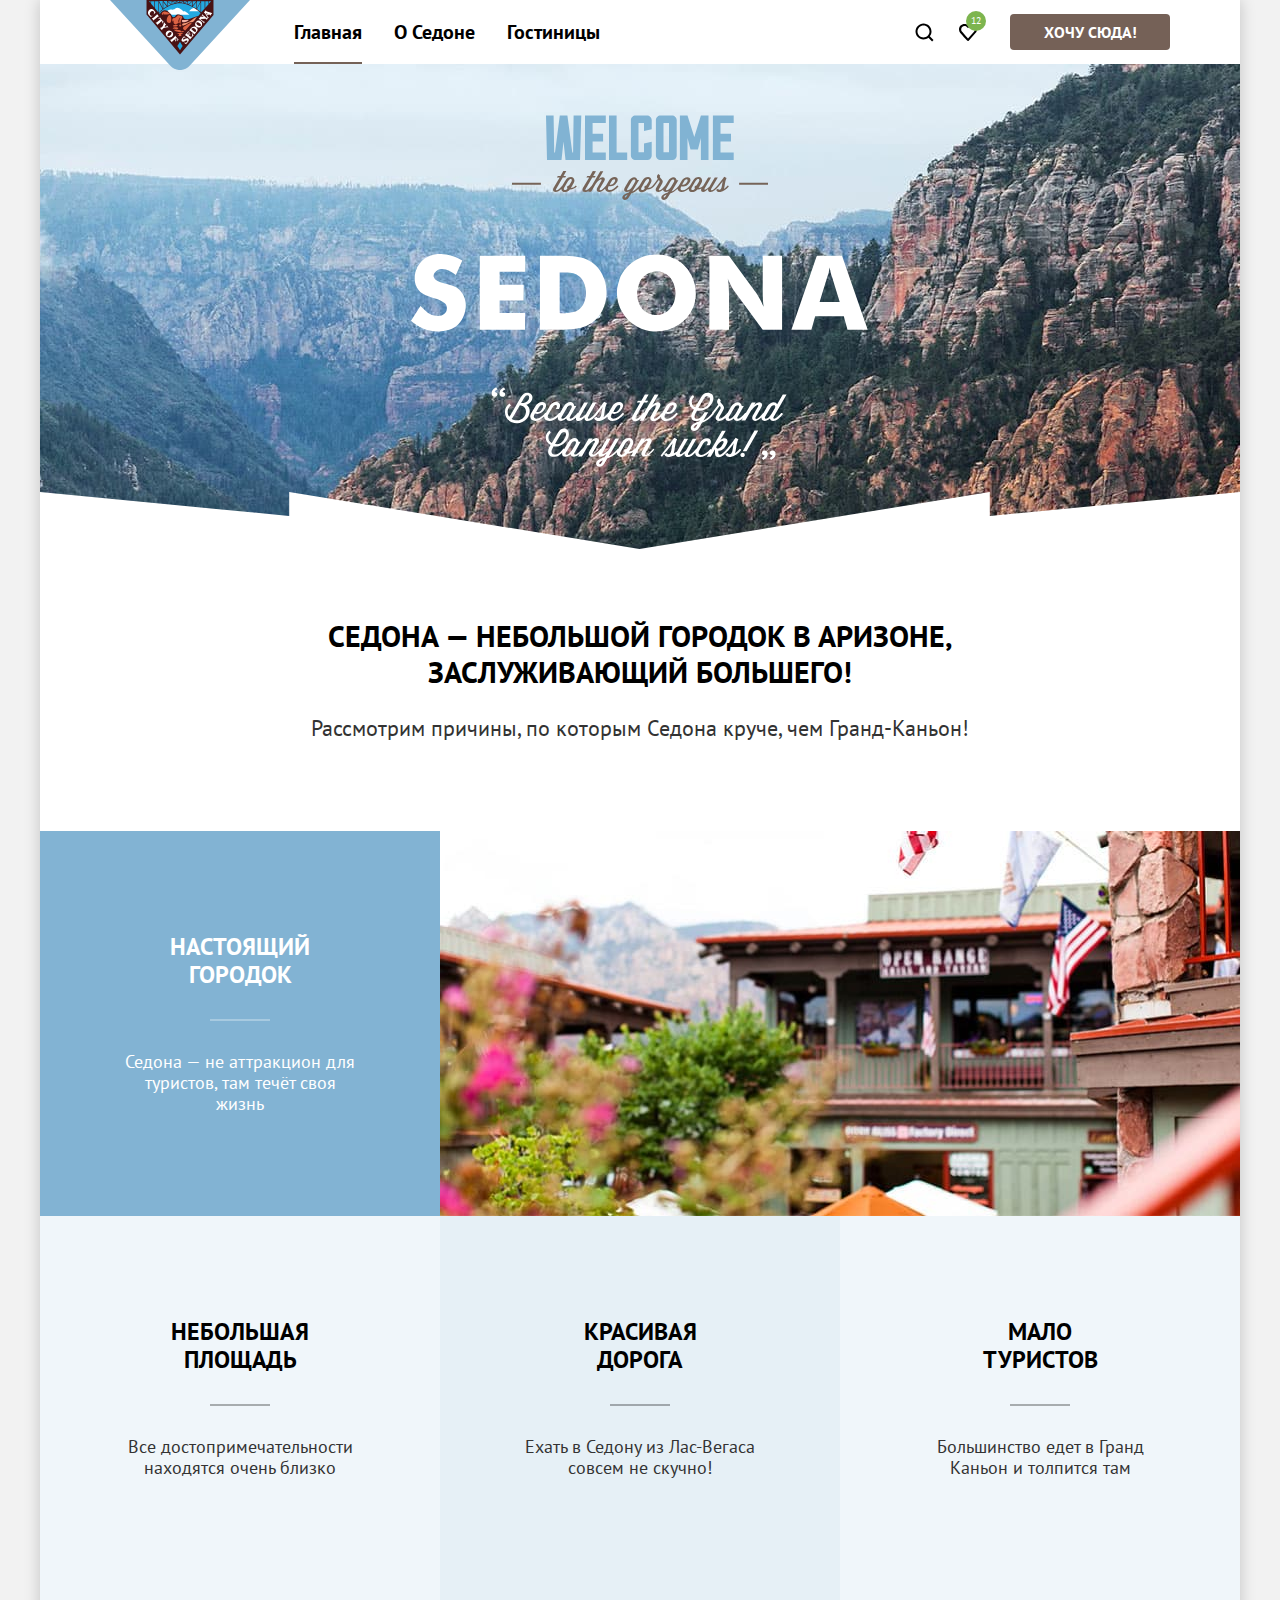
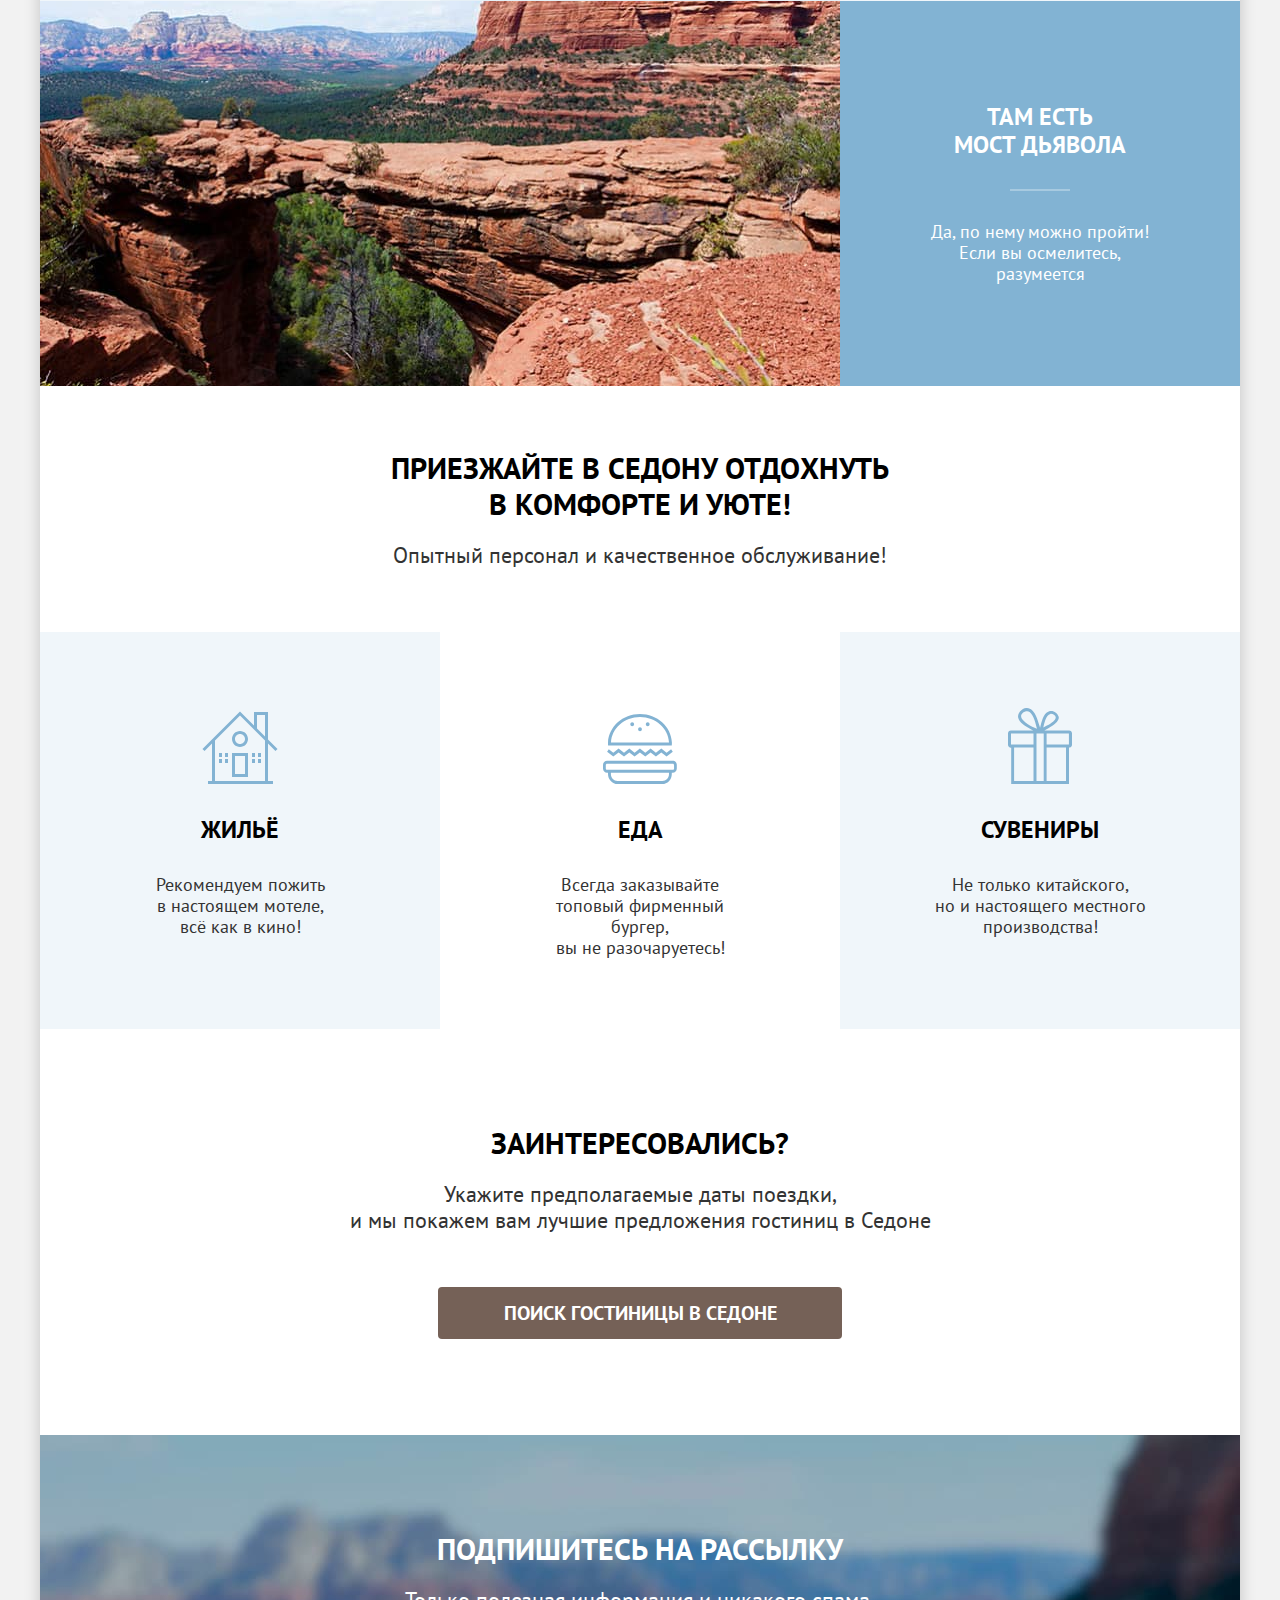
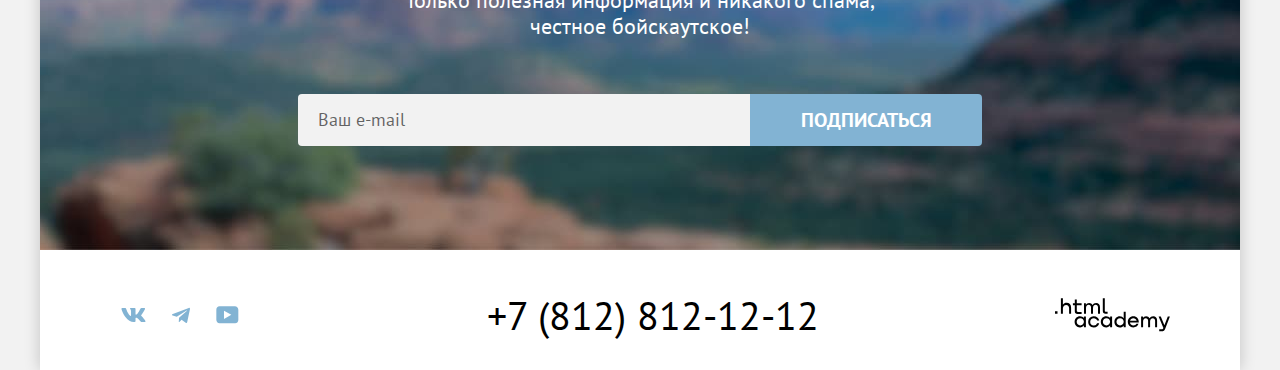
<file: index.html>
<!DOCTYPE html>
<html lang="ru">
  <head>
    <meta charset="utf-8">
    <title>Седона. Городок в Аризоне</title>
    <link rel="stylesheet" href="styles/styles.css">
    <link rel="icon" href="favicon.ico">
    <link rel="icon" href="images/favicon.png">
  </head>
  <body>
    <div class="wrapper">
      <header class="page-header" data-test="header">
        <nav class="navigation content-container">
          <a class="navigation-logo" href="index.html" aria-current="page">
            <img class="navigation-logo-image" src="images/logo.svg" width="140" height="70"
              alt="Логотип города Седона">
          </a>
          <ul class="navigation-list">
            <li class="navigation-item">
              <a class="navigation-link navigation-link-current" aria-current="page">Главная</a>
            </li>
            <li class="navigation-item">
              <a class="navigation-link" href="#">О Седоне</a>
            </li>
            <li class="navigation-item">
              <a class="navigation-link" href="catalog.html">Гостиницы</a>
            </li>
          </ul>
          <ul class="navigation-user">
            <li class="navigation-user-item">
              <a class="navigation-user-link navigation-user-link-search" href="#">
                <span class="visually-hidden">Поиск</span>
              </a>
            </li>
            <li class="navigation-user-item">
              <a class="navigation-user-link navigation-user-link-favorite" href="#">
                <div class="navigation-user-badge">12</div>
                <span class="visually-hidden">Избранное</span>
              </a>
            </li>
          </ul>
          <a class="button button-main header-button" href="#">Хочу сюда!</a>
        </nav>
      </header>
      <main class="main-index" data-test="main">
        <section class="hero" data-test="hero">
          <h1 class="visually-hidden">Добро пожаловать в Седону!</h1>
          <img class="hero-image" src="images/welcome.svg" width="458" height="352"
            alt="Welcome to the gorgeous Sedona, because the Grand Canyon sucks!">
        </section>
        <section class="advantages" data-test="advantages">
          <h2 class="visually-hidden">Преимущества</h2>
          <div class="advantages-main">
          <p class="advantages-main-title">Седона — небольшой городок в Аризоне, заслуживающий большего!</p>
          <p class="advantages-main-description">Рассмотрим причины, по которым Седона круче, чем Гранд-Каньон!</p>
        </div>
          <ul class="advantages-list">
            <li class="advantages-item">
              <div class="advantages-content">
                <p class="advantages-title">Настоящий городок</p>
                <p class="advantages-description">Седона — не аттракцион для туристов, там течёт своя жизнь</p>
              </div>
              <img class="advantages-image" src="images/advantages-1.jpg" width="800" height="385" alt="Гостиницы в горах">
            </li>
            <li class="advantages-item">
              <div class="advantages-content">
                <p class="advantages-title">Небольшая площадь</p>
                <p class="advantages-description">Все достопримечательности находятся очень близко</p>
              </div>
            </li>
            <li class="advantages-item">
              <div class="advantages-content">
                <p class="advantages-title">Красивая дорога</p>
                <p class="advantages-description">Ехать в Седону из Лас-Вегаса совсем не скучно!</p>
              </div>
            </li>
            <li class="advantages-item">
              <div class="advantages-content">
                <p class="advantages-title">Мало туристов</p>
                <p class="advantages-description">Большинство едет в Гранд Каньон и толпится там</p>
              </div>
            </li>
            <li class="advantages-item">
              <img class="advantages-image" src="images/advantages-2.jpg" width="800" height="385" alt="Горы и леса округи">
              <div class="advantages-content">
                <p class="advantages-title">Там есть<br> мост дьявола</p>
                <p class="advantages-description">Да, по нему можно пройти! Если вы осмелитесь, разумеется</p>
              </div>
            </li>
          </ul>
        </section>
        <section class="features">
          <h2 class="visually-hidden">Инфраструктура</h2>
          <div class="features-head">
          <p class="features-head-title">Приезжайте в Седону отдохнуть в комфорте и уюте!</p>
          <p class="features-head-description">Опытный персонал и качественное обслуживание!</p>
        </div>
          <ul class="features-list">
            <li class="features-item features-item-house">
                <p class="features-title">Жильё</p>
                <p class="features-description">Рекомендуем пожить<br> в настоящем мотеле, <br>всё как в кино!</p>
            </li>

            <li class="features-item features-item-food">
                <p class="features-title">Еда</p>
                <p class="features-description">Всегда заказывайте <br>топовый фирменный бургер,<br> вы не
                  разочаруетесь!</p>
            </li>

            <li class="features-item features-item-gift">
                <p class="features-title">Сувениры</p>
                <p class="features-description">Не только китайского, <br>но и настоящего местного производства!</p>
            </li>
          </ul>
        </section>
        <section class="search-hotels" data-test="search">
          <h2 class="visually-hidden">Поиск гостиницы в Седоне</h2>
          <p class="search-hotels-title">Заинтересовались?</p>
          <p class="search-hotels-description">Укажите предполагаемые даты поездки,<br> и мы покажем вам лучшие предложения гостиниц в Седоне</p>
          <a class="button button-main search-hotels-button" href="index-modal.html">Поиск гостиницы в Седоне</a>
        </section>
        <section class="subscribe subscribe-bg" data-test="subscribe">
          <h2 class="subscribe-title subscribe-color">Подпишитесь на рассылку</h2>
          <p class="subscribe-description subscribe-color">Только полезная информация и никакого спама, честное бойскаутское!</p>
          <form class="subscribe-form" action="https://echo.htmlacademy.ru/" method="post">
            <label class="visually-hidden" for="user-email">Ввод e-mail</label>
            <input class="subscribe-email input" id="user-email" type="email" name="user-email" placeholder="Ваш e-mail" required>
            <button class="button button-additional subscribe-button" type="submit">Подписаться</button>
          </form>
        </section>
      </main>
      <footer class="page-footer content-container" data-test="footer">
        <ul class="social">
          <li class="social-item">
            <a class="social-link social-link-vk" href="https://vk.com/htmlacademy" target="_blank">
              <span class="visually-hidden">Вконтакте</span>
            </a>
          </li>
          <li class="social-item">
            <a class="social-link social-link-tg" href="https://t.me/htmlacademy" target="_blank">
              <span class="visually-hidden">Telegram</span>
            </a>
          </li>
          <li class="social-item">
            <a class="social-link social-link-yt" href="https://www.youtube.com/user/htmlacademyru" target="_blank">
              <span class="visually-hidden">Youtube</span>
            </a>
          </li>
        </ul>
        <a class="phone" href="tel:+78128121212">+7 (812) 812-12-12</a>
        <a class="author-logo" href="https://htmlacademy.ru/intensive/htmlcss" target="_blank">
          <span class="visually-hidden">Логотип HTML-Академии</span>
        </a>
      </footer>
    </div>
    </body>
</html>
</file>
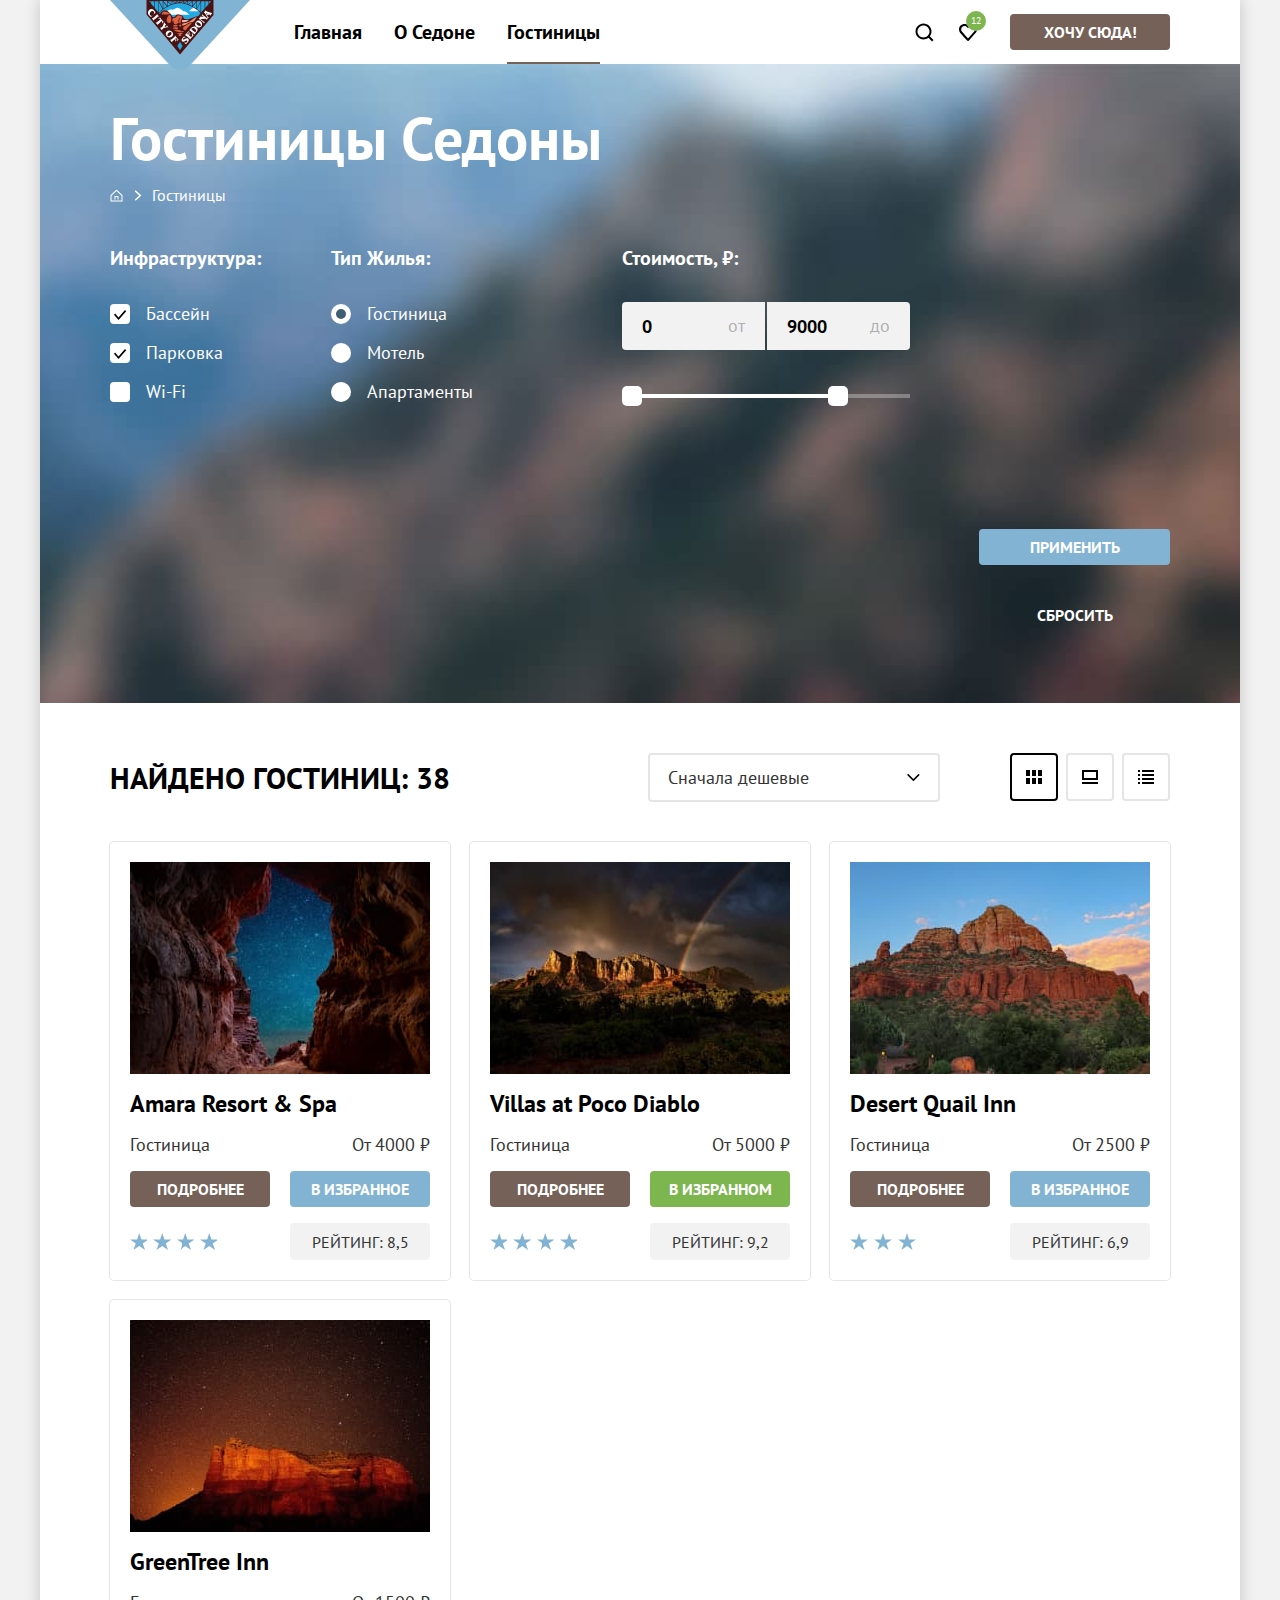
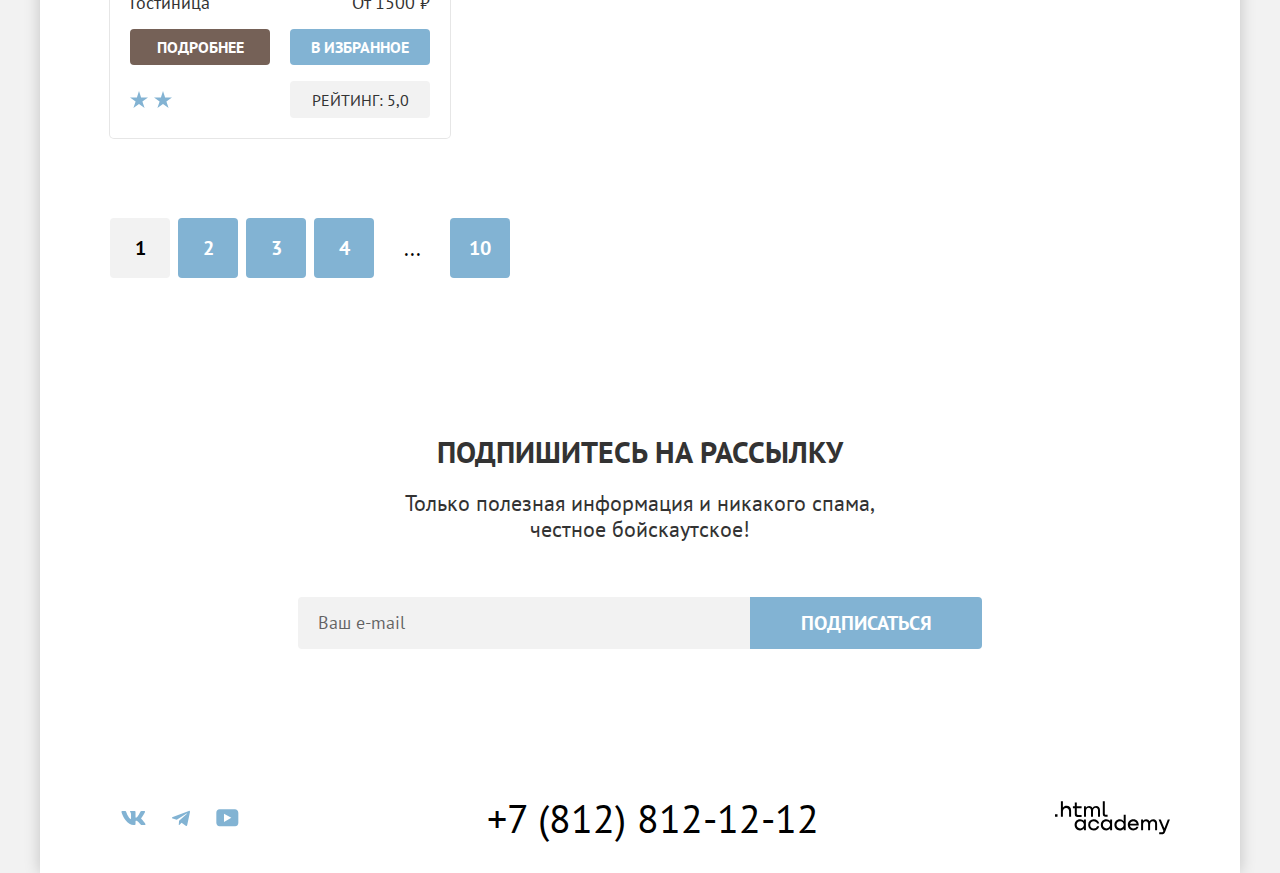
<file: catalog.html>
<!DOCTYPE html>
<html lang="ru">

  <head>
    <meta charset="utf-8">
    <title>Гостиницы Седоны</title>
    <link rel="stylesheet" href="styles/styles.css">
    <link rel="icon" href="favicon.ico">
    <link rel="icon" href="images/favicon.png">
  </head>

  <body>
    <div class="wrapper">
      <header class="page-header" data-test="header">
        <nav class="navigation content-container">
          <a class="navigation-logo" href="index.html" aria-current="page">
            <img class="navigation-logo-image" src="images/logo.svg" width="140" height="70"
              alt="Логотип города Седона">
          </a>
          <ul class="navigation-list">
            <li class="navigation-item">
              <a class="navigation-link" href="index.html">Главная</a>
            </li>
            <li class="navigation-item">
              <a class="navigation-link" href="#">О Седоне</a>
            </li>
            <li class="navigation-item">
              <a class="navigation-link navigation-link-current" aria-current="page">Гостиницы</a>
            </li>
          </ul>
          <ul class="navigation-user">
            <li class="navigation-user-item">
              <a class="navigation-user-link navigation-user-link-search" href="#">
                <span class="visually-hidden">Поиск</span>
              </a>
            </li>
            <li class="navigation-user-item">
              <a class="navigation-user-link navigation-user-link-favorite" href="#">
                <div class="navigation-user-badge">12</div>
                <span class="visually-hidden">Избранное</span>
              </a>
            </li>
          </ul>
          <a class="button button-main header-button" href="#">Хочу сюда!</a>
        </nav>
      </header>
      <main class="main-inner" data-test="main">
        <section class="main-inner-header content-container">
          <h1 class="inner-header-title">Гостиницы Седоны</h1>
          <ol class="breadcrumbs">
            <li class="breadcrumbs-item">
              <a class="breadcrumbs-link" href="index.html">
                <span class="visually-hidden">Главная</span>
              </a>
            </li>
            <li class="breadcrumbs-item">
              <span class="breadcrumbs-link">Гостиницы</span>
            </li>
          </ol>
            <form class="filters-form" action="https://echo.htmlacademy.ru/" method="get">
              <fieldset class="filters-group filters-group-checkbox">
                <legend class="filters-title">Инфраструктура:</legend>
                <ul class="filters-list">
                  <li class="filters-item">
                    <label class="control">
                      <input class="control-input visually-hidden" type="checkbox" name="pool" checked>
                      <span class="control-input-label">Бассейн</span>
                    </label>
                  </li>
                  <li class="filters-item">
                    <label class="control">
                      <input class="control-input visually-hidden" type="checkbox" name="parking" checked>
                      <span class="control-input-label">Парковка</span>
                    </label>
                  </li>
                  <li class="filters-item">
                    <label class="control">
                      <input class="control-input visually-hidden" type="checkbox" name="wifi">
                      <span class="control-input-label">Wi-Fi</span>
                    </label>
                  </li>
                </ul>
              </fieldset>
              <fieldset class="filters-group">
                <legend class="filters-title filters-group-checkbox">Тип Жилья:</legend>
                <ul class="filters-list">
                  <li class="filters-item">
                    <label class="control">
                      <input class="control-input visually-hidden" type="radio" name="house-type" value="hotel" checked>
                      <span class="control-input-label">Гостиница</span>
                    </label>
                  </li>
                  <li class="filters-item">
                    <label class="control">
                      <input class="control-input visually-hidden" type="radio" name="house-type" value="motel">
                      <span class="control-input-label">Мотель</span>
                    </label>
                  </li>
                  <li class="filters-item">
                    <label class="control">
                      <input class="control-input visually-hidden" type="radio" name="house-type" value="apartments">
                      <span class="control-input-label">Апартаменты</span>
                    </label>
                  </li>
                </ul>
              </fieldset>
              <fieldset class="filters-group filters-group-price">
                <legend class="filters-title">Стоимость, ₽:</legend>
                <div class="range-input">
                  <label class="filter-price-range">
                    <input class="filter-price-input filter-price-input-from input" type="number" name="min-price" value="0">
                    <span class="filter-price-text">от</span>
                  </label>
                  <label class="filter-price-range">
                    <input class="filter-price-input filter-price-input-to input" type="number" name="max-price" value="9000">
                    <span class="filter-price-text">до</span>
                  </label>
                </div>
                <div class="range-scale">
                  <div class="range-bar" style="right: 62px; width: 226px;">
                    <button class="range-toggle range-toggle-min" type="button">
                      <span class="visually-hidden">Изменить минимальную цену</span>
                    </button>
                    <button class="range-toggle range-toggle-max" type="button">
                      <span class="visually-hidden">Изменить максимальную цену</span>
                    </button>
                  </div>
                </div>
              </fieldset>
              <div class="filters-group-buttons">
                <button class="button button-additional submit-button" type="submit">Применить</button>
                <button class="button button-transparent reset-button" type="reset">Сбросить</button>
              </div>
            </form>
        </section>
        <section class="catalog content-container" data-test="catalog">
          <div class="catalog-head-container">
            <h2 class="catalog-title">Найдено гостиниц: 38</h2>
            <label for="sorting" class="visually-hidden">Сортировка</label>
            <select class="catalog-sorting" id="sorting">
              <option value="cheap" selected>Сначала дешевые</option>
              <option value="expensive">Сначала дорогие</option>
              <option value="popular">Сначала популярные</option>
            </select>
            <ul class="view-buttons">
              <li class="view-buttons-item">
                <a class="view-buttons-link view-buttons-tile view-buttons-link-current" href="catalog.html?view=tile" aria-current="page">
                  <span class="visually-hidden">Показать плиткой</span>
                </a>
              </li>
              <li class="view-buttons-item">
                <a class="view-buttons-link view-buttons-card" href="catalog.html?view=card">
                  <span class="visually-hidden">Показать карточками</span>
                </a>
              </li>
              <li class="view-buttons-item">
                <a class="view-buttons-link view-buttons-list" href="catalog.html?view=list">
                  <span class="visually-hidden">Показать списком</span>
                </a>
              </li>
            </ul>
          </div>
          <ul class="catalog-list">
            <li class="catalog-item">
              <a class="catalog-item-link" href="#">
                <img class="catalog-item-image" src="images/catalog/hotel-1.jpg" width="300" height="212" alt="Amara Resort & Spa">
              </a>
              <p class="catalog-item-title">
                <a class="catalog-item-link" href="#">Amara Resort & Spa</a>
              </p>
              <p class="catalog-type">Гостиница</p>
              <p class="catalog-price">От 4000 ₽</p>
              <a class="button button-main catalog-button" href="#">Подробнее</a>
              <button class="button button-additional button-add-favorite" type="button">В избранное</button>
              <div class="catalog-stars four-stars">
                <span class="visually-hidden">4 звезды</span>
              </div>
              <p class="catalog-rating">Рейтинг: 8,5</p>
            </li>
            <li class="catalog-item">
              <a class="catalog-item-link" href="#">
                <img class="catalog-item-image" src="images/catalog/hotel-2.jpg" width="300" height="212" alt="Villas at Poco Diablo">
              </a>
              <p class="catalog-item-title">
                <a class="catalog-item-link" href="#">Villas at Poco Diablo</a>
              </p>
              <p class="catalog-type">Гостиница</p>
              <p class="catalog-price">От 5000 ₽</p>
              <a class="button button-main catalog-button" href="#">Подробнее</a>
              <button class="button button-selected button-add-favorite" type="button">В избранном</button>
              <div class="catalog-stars four-stars">
                <span class="visually-hidden">4 звезды</span>
              </div>
              <p class="catalog-rating">Рейтинг: 9,2</p>
            </li>
            <li class="catalog-item">
              <a class="catalog-item-link" href="#">
                <img class="catalog-item-image" src="images/catalog/hotel-3.jpg" width="300" height="212" alt="Desert Quail Inn">
              </a>
              <p class="catalog-item-title">
                <a class="catalog-item-link" href="#">Desert Quail Inn</a>
              </p>
              <p class="catalog-type">Гостиница</p>
              <p class="catalog-price">От 2500 ₽</p>
              <a class="button button-main catalog-button" href="#">Подробнее</a>
              <button class="button button-additional button-add-favorite" type="button">В избранное</button>
              <div class="catalog-stars three-stars">
                <span class="visually-hidden">3 звезды</span>
              </div>
              <p class="catalog-rating">Рейтинг: 6,9</p>
            </li>
            <li class="catalog-item">
              <a class="catalog-item-link" href="#">
                <img class="catalog-item-image" src="images/catalog/hotel-4.jpg" width="300" height="212"
                  alt="GreenTree Inn">
              </a>
              <p class="catalog-item-title">
                <a class="catalog-item-link" href="#">GreenTree Inn</a>
              </p>
              <p class="catalog-type">Гостиница</p>
              <p class="catalog-price">От 1500 ₽</p>
              <a class="button button-main catalog-button" href="#">Подробнее</a>
              <button class="button button-additional button-add-favorite" type="button">В избранное</button>
              <div class="catalog-stars two-stars">
                <span class="visually-hidden">2 звезды</span>
              </div>
              <p class="catalog-rating">Рейтинг: 5,0</p>
            </li>
          </ul>
          <ul class="pagination">
            <li class="pagination-item">
              <a class="pagination-link pagination-current" aria-current="page">1</a>
            </li>
            <li class="pagination-item">
              <a class="pagination-link" href="#">2</a>
            </li>
            <li class="pagination-item">
              <a class="pagination-link" href="#">3</a>
            </li>
            <li class="pagination-item">
              <a class="pagination-link" href="#">4</a>
            </li>
            <li class="pagination-item">
              <span class="pagination-text">...</span>
            </li>
            <li class="pagination-item">
              <a class="pagination-link" href="#">10</a>
            </li>
          </ul>
        </section>
        <section class="subscribe" data-test="subscribe">
          <h2 class="subscribe-title">Подпишитесь на рассылку</h2>
          <p class="subscribe-description">Только полезная информация и никакого спама, честное бойскаутское!</p>
          <form class="subscribe-form" action="https://echo.htmlacademy.ru/" method="post">
            <label class="visually-hidden" for="user-email">Ввод e-mail</label>
            <input class="subscribe-email input" id="user-email" type="email" name="user-email" placeholder="Ваш e-mail" required>
            <button class="button button-additional subscribe-button" type="submit">Подписаться</button>
          </form>
        </section>
      </main>
      <footer class="page-footer content-container" data-test="footer">
        <ul class="social">
          <li class="social-item">
            <a class="social-link social-link-vk" href="https://vk.com/htmlacademy" target="_blank">
              <span class="visually-hidden">Вконтакте</span>
            </a>
          </li>
          <li class="social-item">
            <a class="social-link social-link-tg" href="https://t.me/htmlacademy" target="_blank">
              <span class="visually-hidden">Telegram</span>
            </a>
          </li>
          <li class="social-item">
            <a class="social-link social-link-yt" href="https://www.youtube.com/user/htmlacademyru" target="_blank">
              <span class="visually-hidden">Youtube</span>
            </a>
          </li>
        </ul>
        <a class="phone" href="tel:+78128121212">+7 (812) 812-12-12</a>
        <a class="author-logo" href="https://htmlacademy.ru/intensive/htmlcss" target="_blank">
          <span class="visually-hidden">Логотип HTML-Академии</span>
        </a>
      </footer>
    </div>
  </body>
</html>
</file>
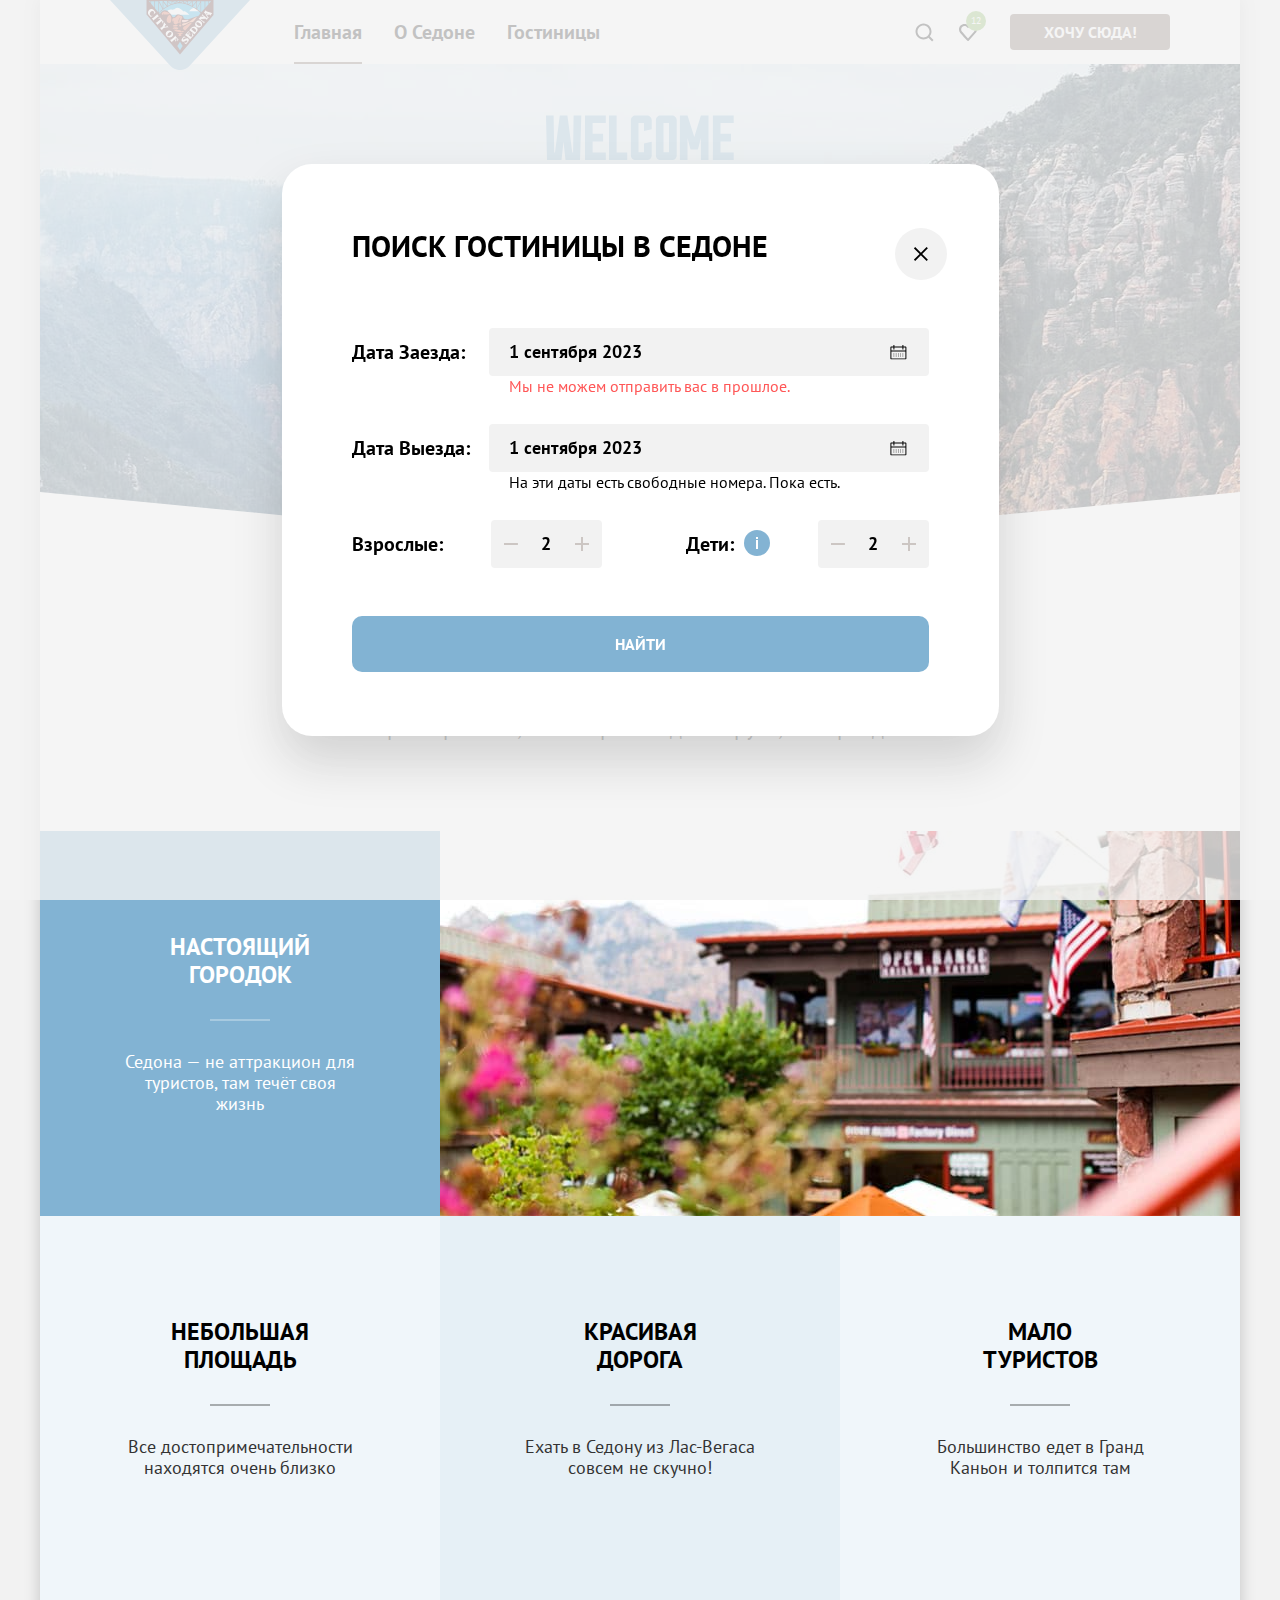
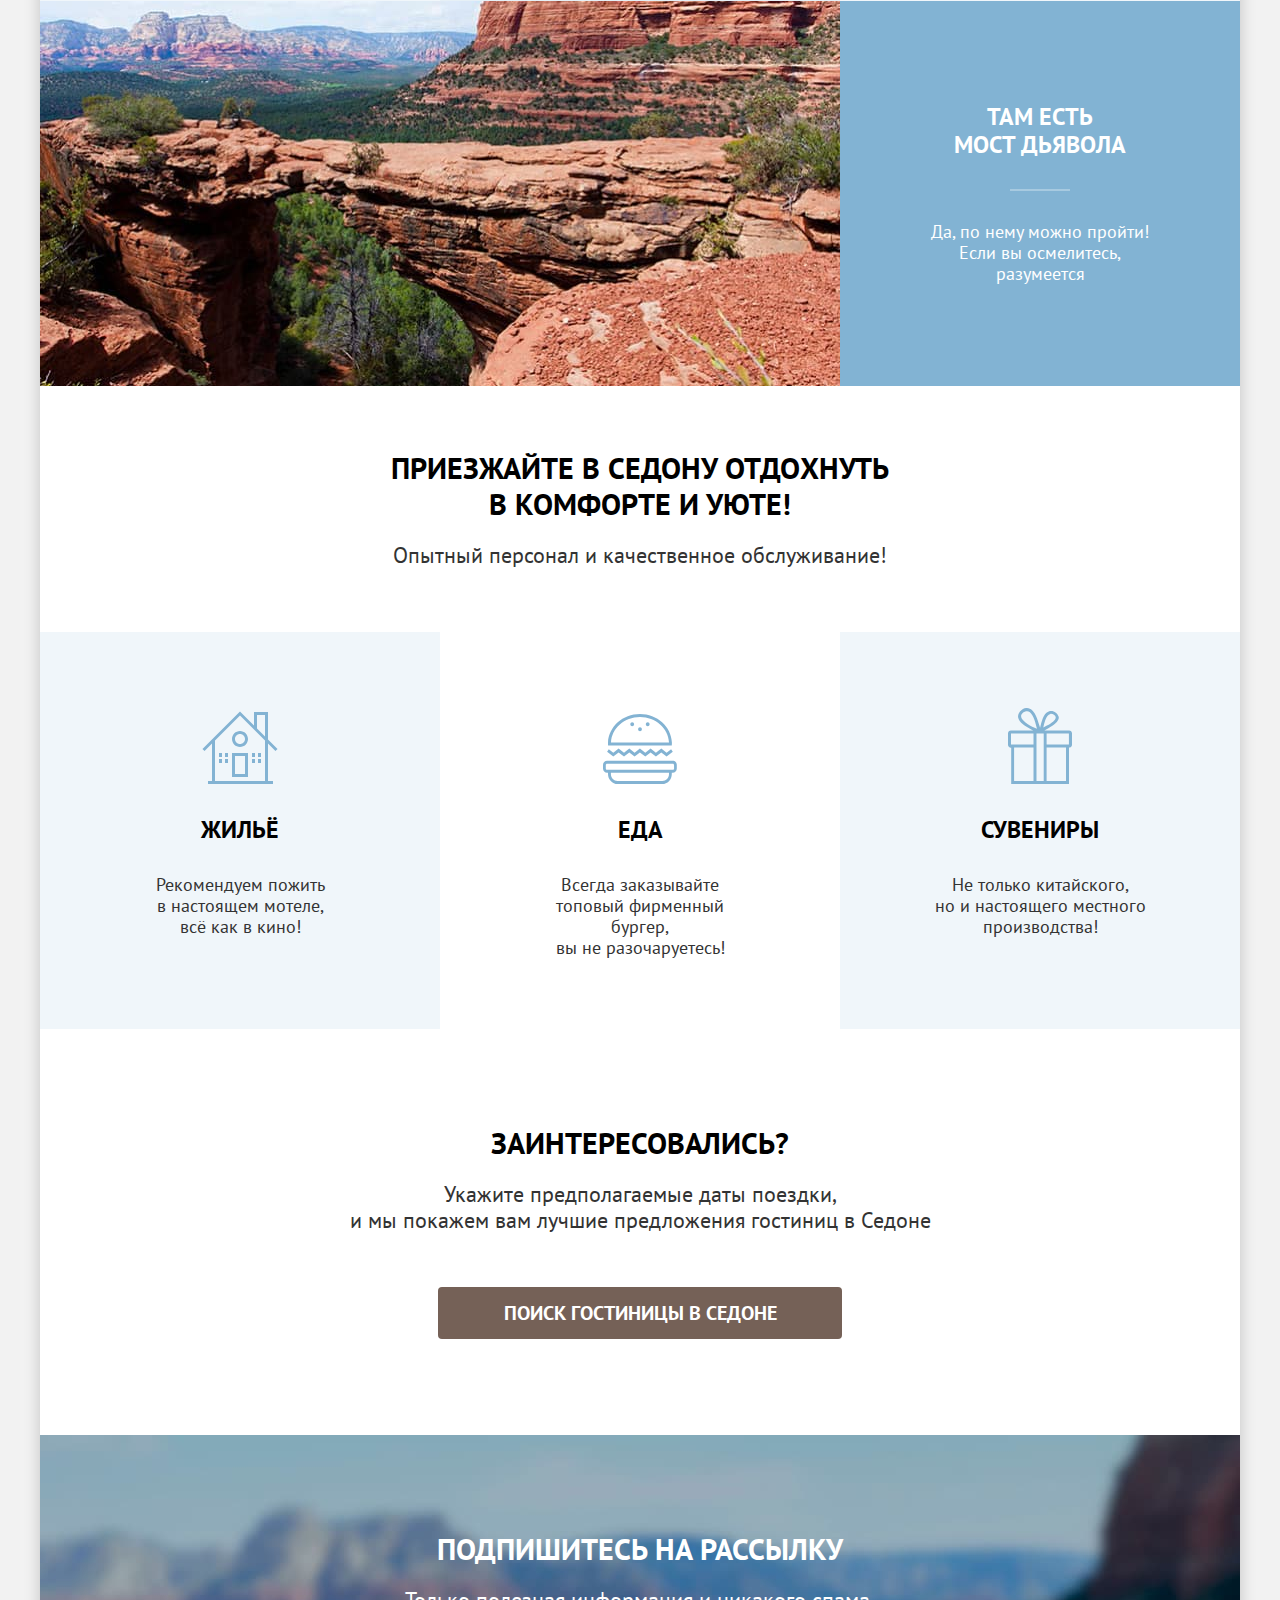
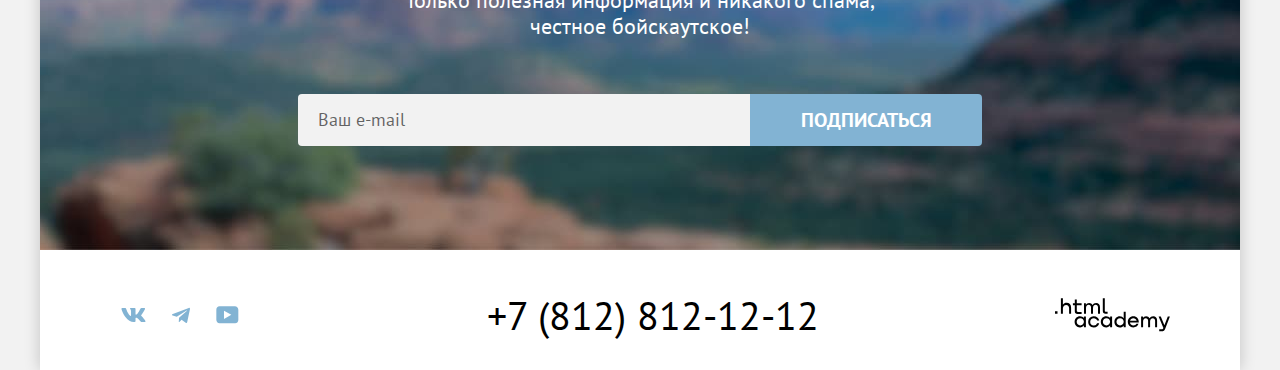
<file: index-modal.html>
<!DOCTYPE html>
<html lang="ru">
  <head>
    <meta charset="utf-8">
    <title>Седона. Городок в Аризоне</title>
    <link rel="stylesheet" href="styles/styles.css">
    <link rel="icon" href="favicon.ico">
    <link rel="icon" href="images/favicon.png">
  </head>
  <body>
    <div class="wrapper">
      <header class="page-header" data-test="header">
        <nav class="navigation content-container">
          <a class="navigation-logo" href="index.html" aria-current="page">
            <img class="navigation-logo-image" src="images/logo.svg" width="140" height="70"
              alt="Логотип города Седона">
          </a>
          <ul class="navigation-list">
            <li class="navigation-item">
              <a class="navigation-link navigation-link-current" aria-current="page">Главная</a>
            </li>
            <li class="navigation-item">
              <a class="navigation-link" href="#">О Седоне</a>
            </li>
            <li class="navigation-item">
              <a class="navigation-link" href="catalog.html">Гостиницы</a>
            </li>
          </ul>
          <ul class="navigation-user">
            <li class="navigation-user-item">
              <a class="navigation-user-link navigation-user-link-search" href="#">
                <span class="visually-hidden">Поиск</span>
              </a>
            </li>
            <li class="navigation-user-item">
              <a class="navigation-user-link navigation-user-link-favorite" href="#">
                <div class="navigation-user-badge">12</div>
                <span class="visually-hidden">Избранное</span>
              </a>
            </li>
          </ul>
          <a class="button button-main header-button" href="#">Хочу сюда!</a>
        </nav>
      </header>
      <main class="main-index" data-test="main">
        <section class="hero" data-test="hero">
          <h1 class="visually-hidden">Добро пожаловать в Седону!</h1>
          <img class="hero-image" src="images/welcome.svg" width="458" height="352"
            alt="Welcome to the gorgeous Sedona, because the Grand Canyon sucks!">
        </section>
        <section class="advantages" data-test="advantages">
          <h2 class="visually-hidden">Преимущества</h2>
          <div class="advantages-main">
          <p class="advantages-main-title">Седона — небольшой городок в Аризоне, заслуживающий большего!</p>
          <p class="advantages-main-description">Рассмотрим причины, по которым Седона круче, чем Гранд-Каньон!</p>
        </div>
          <ul class="advantages-list">
            <li class="advantages-item">
              <div class="advantages-content">
                <p class="advantages-title">Настоящий городок</p>
                <p class="advantages-description">Седона — не аттракцион для туристов, там течёт своя жизнь</p>
              </div>
              <img class="advantages-image" src="images/advantages-1.jpg" width="800" height="385" alt="Гостиницы в горах">
            </li>
            <li class="advantages-item">
              <div class="advantages-content">
                <p class="advantages-title">Небольшая площадь</p>
                <p class="advantages-description">Все достопримечательности находятся очень близко</p>
              </div>
            </li>
            <li class="advantages-item">
              <div class="advantages-content">
                <p class="advantages-title">Красивая дорога</p>
                <p class="advantages-description">Ехать в Седону из Лас-Вегаса совсем не скучно!</p>
              </div>
            </li>
            <li class="advantages-item">
              <div class="advantages-content">
                <p class="advantages-title">Мало туристов</p>
                <p class="advantages-description">Большинство едет в Гранд Каньон и толпится там</p>
              </div>
            </li>
            <li class="advantages-item">
              <img class="advantages-image" src="images/advantages-2.jpg" width="800" height="385" alt="Горы и леса округи">
              <div class="advantages-content">
                <p class="advantages-title">Там есть<br> мост дьявола</p>
                <p class="advantages-description">Да, по нему можно пройти! Если вы осмелитесь, разумеется</p>
              </div>
            </li>
          </ul>
        </section>
        <section class="features">
          <h2 class="visually-hidden">Инфраструктура</h2>
          <div class="features-head">
          <p class="features-head-title">Приезжайте в Седону отдохнуть в комфорте и уюте!</p>
          <p class="features-head-description">Опытный персонал и качественное обслуживание!</p>
        </div>
          <ul class="features-list">
            <li class="features-item features-item-house">
                <p class="features-title">Жильё</p>
                <p class="features-description">Рекомендуем пожить<br> в настоящем мотеле, <br>всё как в кино!</p>
            </li>
            <li class="features-item features-item-food">
                <p class="features-title">Еда</p>
                <p class="features-description">Всегда заказывайте <br>топовый фирменный бургер,<br> вы не
                  разочаруетесь!</p>
            </li>
            <li class="features-item features-item-gift">
                <p class="features-title">Сувениры</p>
                <p class="features-description">Не только китайского, <br>но и настоящего местного производства!</p>
            </li>
          </ul>
        </section>
        <section class="search-hotels" data-test="search">
          <h2 class="visually-hidden">Поиск гостиницы в Седоне</h2>
          <p class="search-hotels-title">Заинтересовались?</p>
          <p class="search-hotels-description">Укажите предполагаемые даты поездки,<br> и мы покажем вам лучшие предложения гостиниц в Седоне</p>
          <a class="button button-main search-hotels-button" href="index-modal.html">Поиск гостиницы в Седоне</a>
        </section>
        <section class="subscribe subscribe-bg" data-test="subscribe">
          <h2 class="subscribe-title subscribe-color">Подпишитесь на рассылку</h2>
          <p class="subscribe-description subscribe-color">Только полезная информация и никакого спама, честное бойскаутское!</p>
          <form class="subscribe-form" action="https://echo.htmlacademy.ru/" method="post">
            <label class="visually-hidden" for="user-email">Ввод e-mail</label>
            <input class="subscribe-email input" id="user-email" type="email" name="user-email" placeholder="Ваш e-mail" required>
            <button class="button button-additional subscribe-button" type="submit">Подписаться</button>
          </form>
        </section>
      </main>
      <footer class="page-footer content-container" data-test="footer">
        <ul class="social">
          <li class="social-item">
            <a class="social-link social-link-vk" href="https://vk.com/htmlacademy" target="_blank">
              <span class="visually-hidden">Вконтакте</span>
            </a>
          </li>
          <li class="social-item">
            <a class="social-link social-link-tg" href="https://t.me/htmlacademy" target="_blank">
              <span class="visually-hidden">Telegram</span>
            </a>
          </li>
          <li class="social-item">
            <a class="social-link social-link-yt" href="https://www.youtube.com/user/htmlacademyru" target="_blank">
              <span class="visually-hidden">Youtube</span>
            </a>
          </li>
        </ul>
        <a class="phone" href="tel:+78128121212">+7 (812) 812-12-12</a>
        <a class="author-logo" href="https://htmlacademy.ru/intensive/htmlcss" target="_blank">
          <span class="visually-hidden">Логотип HTML-Академии</span>
        </a>
      </footer>
    </div>
    <section class="modal">
      <h2 class="visually-hidden">Форма поиска гостиницы в Седоне</h2>
      <div class="modal-window">
        <div class="modal-window-head">
          <span class="modal-window-title">Поиск гостиницы в Седоне</span>
          <a class="modal-window-close-button" href="index.html"><span class="visually-hidden">Закрыть</span></a>
        </div>
        <form class="modal-form" action="https://echo.htmlacademy.ru/" method="post">
          <div class="modal-date">
            <label class="modal-label" for="check-in-date">Дата заезда:</label>
            <input class="modal-input input" id="check-in-date" type="text" name="check-in-date" value="1 сентября 2023" required>
            <span class="modal-message modal-message-error">Мы не можем отправить вас в прошлое.</span>
          </div>
          <div class="modal-date">
            <label class="modal-label" for="check-out-date">Дата выезда:</label>
            <input class="modal-input input" id="check-out-date" type="text" name="check-out-date" value="1 сентября 2023" required>
           <span class="modal-message">На эти даты есть свободные номера. Пока есть.</span>
          </div>
          <div class="modal-quantity">
            <div class="modal-quantity-wrapper">
              <label class="modal-label" for="adults">Взрослые:</label>
              <div class="modal-encounter">
                <button class="modal-button modal-button-minus" type="button"><span class="visually-hidden">Уменьшить</span></button>
                <input class="modal-input-number input" id="adults" type="number" name="adults-quantity" value="2" required>
                <button class="modal-button modal-button-plus" type="button"><span class="visually-hidden">Увеличить</span></button>
              </div>
            </div>
            <div class="modal-quantity-wrapper">
              <label class="modal-label" for="children">Дети:</label>
              <div class="modal-tooltip">
                <button class="modal-tooltip-toggle" type="button">
                  <span class="visually-hidden">Показать дополнительную информацию</span>
                </button>
                <div class="modal-tooltip-subscribe">Укажите количество детей, которые будут с вами, возраст которых от 6 до 18 лет. Дети до 6 лет размещаются бесплатно.</div>
              </div>
              <div class="modal-encounter">
                <button class="modal-button modal-button-minus" type="button"><span class="visually-hidden">Уменьшить</span></button>
                <input class="modal-input-number input" id="children" type="number" name="children-quantity" value="2" required>
                <button class="modal-button modal-button-plus" type="button"><span class="visually-hidden">Увеличить</span></button>
              </div>
            </div>
          </div>
          <button class="button button-additional modal-button-submit" type="submit">Найти</button>
        </form>
      </div>
    </section>
    </body>
</html>
</file>
<file: styles/styles.css>
@font-face {
  font-family: "PT Sans";
  font-style: normal;
  font-weight: 400;
  src: url("../fonts/ptsans-400.woff2") format("woff2");
  font-display: swap;
}

@font-face {
  font-family: "PT Sans";
  font-style: normal;
  font-weight: 700;
  src: url("../fonts/ptsans-700.woff2") format("woff2");
  font-display: swap;
}

html {
  height: 100%;
  background: #f2f2f2;
}

body {
  font-family: "PT Sans", "Arial", sans-serif;
  font-size: 18px;
  font-weight: 400;
  line-height: 21px;
  color: #000000;
  height: 100%;
  margin: 0;
}

img {
  max-width: 100%;
  height: auto;
  object-fit: contain;
}

.visually-hidden {
  position: absolute;
  width: 1px;
  height: 1px;
  margin: -1px;
  padding: 0;
  border: 0;
  clip: rect(0 0 0 0);
  overflow: hidden;
}

input[type="number"] {
  -moz-appearance: textfield;
}

input[type="number"]::-webkit-outer-spin-button,
input[type="number"]::-webkit-inner-spin-button {
  appearance: none;
  margin: 0;
}

/* Контейнеры */
.wrapper {
  display: grid;
  grid-template-rows: auto 1fr auto; /* Стикифутер */
  background-color: #ffffff;
  box-shadow: 0 0 15px 0 rgba(0, 0, 0, 0.2);
  width: 1200px;
  margin: 0 auto;
  min-height: 100%;
}

.content-container {
  padding: 0 70px;
}

/* Кнопки */
.button
{
  font-family: inherit;
  display: inline-block;
  color: #ffffff;
  font-size: 16px;
  font-weight: 700;
  line-height: 20px;
  text-transform: uppercase;
  text-align: center;
  background-color: transparent;
  min-width: 112px;
  border-radius: 4px;
  margin: auto 0;
  padding: 8px 14px;
  cursor: pointer;
  text-decoration: none;
  border: none;
}

.button-main {
  background: #756157;
}

.button-main:hover {
  background: #615048;
}

.button-main:focus {
  background: #615048;
  outline: 0;
}

.button-main:active {
  color: rgba(255, 255, 255, 0.302);
  background: #756157;
}

.button-additional {
  color: #ffffff;
  background: #82b3d3;
}

.button-additional:hover {
  background: #68A2CA;
}

.button-additional:focus {
  background: #68A2CA;
  outline: 0;
}

.button-additional:active {
  color: rgba(255, 255, 255, 0.302);
  background: #82b3d3;
}

.button-additional:disabled {
  background: #e5e5e5;
}

.button-transparent {
  display: block;
}

.button-transparent:hover {
  opacity: 0.6;
}

.button-transparent:focus {
  outline: 3px solid #83B3D3;
}

.button-transparent:focus-visible {
  outline: 3px solid #83b3d3;
}

.button-transparent:active {
  color: rgba(255, 255, 255, 0.302);
}

.button-transparent:disabled {
  background: #e5e5e5;
}

.button-selected {
  background: #7DB54F;
}

.button-selected:hover {
  background: #6C9E42;
}

.button-selected:focus {
  background: #6C9E42;
  outline: 0;
}

.button-selected:active {
  color: rgba(255, 255, 255, 0.302);
  background: #7db54f;
}

.button-selected:disabled {
  background: #e5e5e5;
}

.header-button {
  margin-left: auto;
  min-width: 132px;
  max-width: 220px;
}

.search-hotels-button {
  font-size: 20px;
  line-height: 36px;
  width: 376px;
}

.subscribe-button {
  min-width: 232px;
  max-width: 400px;
  font-size: 20px;
  line-height: 36px;
  border-radius: 0 4px 4px 0;
}


.filters-group-buttons {
  display: flex;
  flex-direction: column;
  gap: 32px;
  max-width: 191px;
  margin: 56px 0 auto auto;
}

.submit-button,
.reset-button {
  min-width: 191px;
}

.catalog-button {
  max-width: 112px;
}

.button-add-favorite {
  min-width: 140px;
  margin-left: auto;
}

/* Формы ввода */
.input {
  font-family: inherit;
  font-size: 18px;
  line-height: 24px;
  padding: 12px 20px;
  border: none;
  color: #000000;
  background-color: #f2f2f2;
}

.input:hover,
.input:focus {
  background-color: #e6e6e6;
}

.input:focus {
  outline: 3px solid #83b3d3;
  outline-offset: -3px;
}

.input:disabled,
.input:disabled:hover {
  opacity: 0.1;
}

.input::placeholder {
  color: rgba(0, 0, 0, 0.6);
  font-family: inherit;
  line-height: 24px;
}


/* Шапка и навигация */

.page-header {
  display: flex;
  flex-wrap: wrap;
}

.navigation {
  display: flex;
  flex-wrap: wrap;
  gap: 20px;
  width: 100%;
}

.navigation-list {
  display: flex;
  flex-wrap: wrap;
  flex-grow: 1;
  max-width: 564px;
  padding: 0;
  margin: 0;
  z-index: 1;
  list-style-type: none;
}

.navigation-item {
  min-width: 68px;
  min-height: 64px;
}

.navigation-user {
  display: flex;
  flex-wrap: wrap;
  max-width: 240px;
  margin: 0 0 0 auto;
}

.navigation-logo {
  z-index: 1;
  min-width: 140px;
  margin-bottom: -10px;
  margin-right: 8px;
}

.navigation-logo:focus-visible {
outline: 3px solid #83b3d3;
}

.navigation-logo-image {
  display: block;
}

.navigation-link {
  display: block;
  color: #000000;
  font-size: 20px;
  font-weight: 700;
  line-height: 24px;
  padding: 20px 0 18px;
  margin: 0 16px;
  border-bottom: 2px solid transparent;
  list-style-type: none;
  text-decoration: none;
}

.navigation-user-link {
  display: block;
}

.navigation-user-link:focus-visible {
  outline: none;
}

.navigation-link:hover:not(.navigation-link-current) {
  color: #756157;
}

.navigation-link:focus:not(.navigation-link-current) {
  color: #756157;
  outline: 0;
}

.navigation-link:active:not(.navigation-link-current) {
  color: rgba(117, 97, 87, 0.302);
}

.navigation-link-current {
  border-bottom: 2px solid #756257;
  cursor: default;
}

.navigation-user-item {
  list-style-type: none;
}

.navigation-user-link::after {
  content: "";
  display: block;
  width: 44px;
  min-height: 64px;
  mask-repeat: no-repeat;
  mask-position: center;
  mask-size: 20px 20px;
  background-color: #000000;
}

.navigation-user-link:hover::after {
  background-color: #756157;
}

.navigation-user-link:focus::after {
  background-color: #756157;
}

.navigation-user-link:active::after {
  background-color: rgba(117, 97, 87, 0.302);
}


.navigation-user-link-search::after {
  mask-image: url("../images/icons/search.svg");
}

.navigation-user-link-favorite::after {
  mask-image: url("../images/icons/like.svg");
}

.navigation-user-link-favorite {
  position: relative;
}

.navigation-user-badge {
  position: absolute;
  display: flex;
  justify-content: center;
  align-items: center;
  top: 11px;
  right: 4px;
  width: 20px;
  height: 20px;
  color: #ffffff;
  font-size: 10px;
  line-height: 10px;
  text-align: center;
  background-color: #7db54f;
  border-radius: 50%;
  z-index: 2;
}

/* Баннер на главной  */

.hero {
  background: url("../images/backgrounds/devider.svg") bottom/100% auto no-repeat, url("../images/backgrounds/index-background.jpg") no-repeat rgba(51, 51, 51, 0.5);
  text-align: center;
  padding: 51px 0 78px;
}

.hero-image {
  margin: 0 auto;
  padding: 0;
}

/* Преимущества */

.advantages {
  text-align: center;
}

.advantages-main {
  padding: 69px 0;
  margin-bottom: 21px;
}

.advantages-main-title {
  font-size: 30px;
  font-weight: 700;
  line-height: 36px;
  text-transform: uppercase;
  max-width: 630px;
  margin: 0 auto 25px;
  padding: 0;
}

.advantages-main-description {
  color: #333333;
  font-size: 22px;
  line-height: 26px;
  margin: 0;
  padding: 0;
}

.advantages-list {
  display: grid;
  grid-template-columns: repeat(3, 1fr);
  margin: 0;
  padding: 0;
}

.advantages-item {
  display: flex;
  min-height: 385px;
  background: rgba(131, 179, 211, 0.122);
}

.advantages-item:nth-child(odd) {
  background: rgba(131, 179, 211, 0.2);
}

.advantages-item:has(.advantages-image) {
  background: #82b3d3;
  color: #ffffff;
  grid-column: 1 / -1;
}

.advantages-item:has(.advantages-image) .advantages-description {
  color: #ffffff;
}


.advantages-content {
  padding: 102px 85px;
}

.advantages-item:nth-child(4n+1) .advantages-content {
  padding: 102px 85px;
}

.advantages-title {
  font-size: 24px;
  font-weight: 700;
  line-height: 28px;
  text-transform: uppercase;
  max-width: 175px;
  height: auto;
  margin: 0 auto 30px;
}

.advantages-title::after {
  content: "";
  display: block;
  width: 60px;
  height: 2px;
  background-color: rgba(0, 0, 0, 0.3);
  margin: 30px auto;
}

.advantages-item:has(.advantages-image) .advantages-title::after {
  background-color: rgba(255, 255, 255, 0.3);
}

.advantages-description {
  color: #333333;
  max-width: 240px;
  margin: 0 auto;
}

.advantages-image {
  display: block;
}

/* Инфраструктура */

.features {
  text-align: center;
}

.features-head {
  padding: 64px 0;
}

.features-head-title {
  font-size: 30px;
  font-weight: 700;
  line-height: 36px;
  text-transform: uppercase;
  max-width: 500px;
  margin: 0 auto 20px;
  padding: 0 20px;
}

.features-head-description {
  color: #333333;
  font-size: 22px;
  line-height: 26px;
  margin: 0;
  padding: 0 20px;
}

.features-list {
  display: flex;
  flex-wrap: wrap;
  min-height: 385px;
  list-style-type: none;
  margin: 0;
  padding: 0;
}


.features-item::before {
  content: "";
  display: block;
  inline-size: 85px;
  block-size: 85px;
  margin-inline: auto;
  margin-bottom: 28px;
  background-repeat: no-repeat;
}

.features-item-house::before {
  background: url("../images/icons/house.svg");
}

.features-item-food::before {
  background: url("../images/icons/food.svg");
}

.features-item-gift::before {
  background: url("../images/icons/gift.svg");
}

.features-item {
  width: calc(100%/3);
  padding: 71px 0;
}

.features-item:nth-child(odd) {
  background: rgba(131, 179, 211, 0.122);
}

.features-title {
  font-size: 24px;
  font-weight: 700;
  line-height: 28px;
  text-transform: uppercase;
  overflow: hidden;
  margin: 0 0 30px;
  padding: 0 20px;
}

.features-description {
  color: #333333;
  text-align: center;
  max-width: 230px;
  margin: auto;
  padding: 0 20px;
}

/* Предложение поиска */

.search-hotels {
  margin: 0 auto;
  padding: 96px 0;
  text-align: center;
}

.search-hotels-title {
  font-size: 30px;
  font-weight: 700;
  line-height: 36px;
  text-transform: uppercase;
  margin: 0 0 20px;
  padding: 0 20px;
}

.search-hotels-description {
  color: #333333;
  font-size: 22px;
  line-height: 26px;
  margin: 0 auto 54px;
  padding: 0 20px;
}

/* Секция с формой подписки */

.subscribe {
  padding: 96px 0 104px;
  text-align: center;
}

.subscribe-bg {
  background: url("../images/backgrounds/subscribe-background.jpg") no-repeat center/cover #333333;
}

.subscribe-title {
  color: #333333;
  font-size: 30px;
  font-weight: 700;
  line-height: 36px;
  text-transform: uppercase;
  margin: 0 auto 20px;
  padding: 0 20px;
}

.subscribe-description {
  color: #333333;
  font-size: 22px;
  line-height: 26px;
  width: 475px;
  margin: 0 auto 55px;
}

.subscribe-color {
  color: #ffffff;
}

.subscribe-form {
  display: flex;
  flex-wrap: wrap;
  margin: 0 auto;
  max-width: 684px;
}

.subscribe-email {
  border-radius: 4px 0 0 4px;
  flex-grow: 1;
}

/* Футер */

.page-footer {
  display: flex;
  flex-wrap: wrap;
  padding-top: 40px;
  padding-bottom: 30px;
}

.social {
  display: flex;
  flex-wrap: wrap;
  max-width: 145px;
  margin: auto 0;
  padding: 0;
  list-style-type: none;
}

.social-link::after {
  content: "";
  display: block;
  width: 47px;
  height: 40px;
  mask-repeat: no-repeat;
  mask-position: center;
  background-color: #82b3d3;
}

.social-link-vk::after {
  mask-image: url("../images/icons/vk.svg");
}

.social-link-tg::after {
  mask-image: url("../images/icons/tg.svg");
}

.social-link-yt::after {
  mask-image: url("../images/icons/youtube.svg");
}

.social-link:hover:after {
  background-color: #68a2ca;
}

.social-link:focus:after {
  background-color: #68a2ca;
}

.social-link:focus-visible {
  outline: none;
}

.social-link:active:after {
  background-color: #68a2ca4d;
}

.phone {
  color: #000000;
  font-size: 40px;
  line-height: 40px;
  text-align: center;
  text-transform: uppercase;
  margin: 0 auto;
  padding: 5px;
  text-decoration: none;
}

.phone:hover {
  color: #756157;
}

.phone:focus {
  color: #756157;
}

.phone:focus-visible {
  outline: none;
}

.phone:active {
  color: #7561574d;
}

.author-logo {
  margin: auto 0;
}

.author-logo::after {
  content: "";
  display: block;
  width: 115px;
  min-height: 34px;
  mask-image: url("../images/author-logo.svg");
  mask-repeat: no-repeat;
  mask-position: center;
  background-color: #000000;
}

.author-logo:hover:after {
  background-color: #756157;
}

.author-logo:focus:after {
  background-color: #756157;
}

.author-logo:active:after {
  background-color: #7561574d;
}

.author-logo:focus-visible {
  outline:none;
}

/* Страница каталога */

/* Заголовок и фильтры */

.main-inner-header {
  background: url("../images/backgrounds/filter-background.jpg") center/cover no-repeat #333333;
  padding-top: 35px;
  padding-bottom: 70px;
}

.inner-header-title {
  color: #ffffff;
  font-size: 60px;
  font-weight: 700;
  line-height: 78px;
  margin: 0 0 8px 0;
}

/* Хлебные крошки */
.breadcrumbs {
  display: flex;
  flex-wrap: wrap;
  padding: 0;
  margin: 0 0 40px;
  list-style-type: none;
}

.breadcrumbs-item:last-child {
  margin: 0;
}

.breadcrumbs-item {
  margin: 0;
  position: relative;
}

.breadcrumbs-item:not(:last-of-type) {
  padding-inline-end: 28px;
  background: url(../images/icons/arrow-right.svg) no-repeat right 10px center;
}

.breadcrumbs-item:first-child .breadcrumbs-link::after {
  content: "";
  display: block;
  width: 13px;
  min-height: 13px;
  mask-image: url("../images/icons/home.svg");
  mask-repeat: no-repeat;
  mask-position: center;
  background-color: white;
}


.breadcrumbs-link {
  display: flex;
  min-width: 14px;
  min-height: 100%;
  margin: 0;
  color: #ffffff;
  font-size: 16px;
  line-height: 21px;
}

.breadcrumbs-link:hover {
  opacity: 0.6;
}

.breadcrumbs-link:active {
  opacity: 0.3;
}

.breadcrumbs-link:focus-visible {
  outline: 3px solid #83b3d3;
  }

/* Фильтры */

.filters-form {
  font-family: inherit;
  display: flex;
  flex-wrap: wrap;
  min-height: 160px;
  gap: 70px;
}

.filters-group {
  width: 150px;
  border: none;
  padding: 0;
  margin: 0;
}

.filters-group-checkbox {
  max-width: 160px;
}

.filters-group-price {
  width: 288px;
  margin-left: 71px;
}

.range-input {
  display: flex;
  gap: 2px;
  margin-bottom: 44px;
}

.range-scale {
  position: relative;
  height: 4px;
  background-color: rgba(255, 255, 255, 0.3);
}

.range-bar {
  position: absolute;
  height: 4px;
  background-color: #ffffff;
}

.range-toggle {
  position: absolute;
  inline-size: 20px;
  block-size: 20px;
  padding: 0;
  border: none;
  border-radius: 5px;
  background-color: #ffffff;
  cursor: pointer;
}

.range-toggle:hover {
  background-color: #e6e6e6;
}

.range-toggle:active {
  outline: 3px solid #83b3d3;
  outline-offset: -3px;
}

.range-toggle:focus {
  outline: 3px solid #83b3d3;
  outline-offset: -3px;
}

.range-toggle-min {
  top: -8px;
  left: 0;
}

.range-toggle-max {
  top: -8px;
  right: 0;
}

.filters-list {
  margin: 0;
  padding: 0;
  list-style-type: none;
}

.filters-title {
  color: #ffffff;
  font-size: 20px;
  font-weight: 700;
  line-height: 24px;
  margin: 0 0 32px;
  padding: 0;
}

.control,
.control-input {
  cursor: pointer;
}

.filters-item:not(:last-child) {
  margin-bottom: 16px;
}

.control {
  color: #ffffff;
  line-height: 23px;
  display: flex;
}

.control-input-label {
  padding-left: 36px;
  position: relative;
}

.control-input-label:hover {
  opacity: 0.6;
}

.control-input-label:active {
  opacity: 0.3;
}

.control-input[type="checkbox"] + .control-input-label::before {
  position: absolute;
  content: "";
  top: 2px;
  left: 0;
  display: block;
  width: 20px;
  height: 20px;
  border-radius: 4px;
  background-color: #ffffff;
}

.control-input:focus + .control-input-label:before {
  outline: 3px solid #83b3d3;
  outline-offset: -3px;
}

.control-input:checked[type="checkbox"] + .control-input-label::before {
  background: url("../images/icons/checkbox.svg") no-repeat 4px 6px #ffffff;
}

.control-input[type="radio"] + .control-input-label::before {
  position: absolute;
  content: "";
  top: 2px;
  left: 0;
  display: block;
  width: 20px;
  height: 20px;
  border-radius: 50%;
  background-color: #ffffff;
}

.control-input:checked[type="radio"] + .control-input-label::before {
  width: 10px;
  height: 10px;
  border: 5px solid #ffffff;
  border-radius: 50%;
  background-color: #3f5e72;
}


.filter-price-input {
  font-weight: 700;
  width: 103px;
  padding-top: 13px;
  padding-bottom: 11px;
  margin: 0;
}

.filter-price-input-from {
  border-radius: 4px 0 0 4px;
}

.filter-price-input-to {
  border-radius: 0 4px 4px 0;
}

.filter-price-range {
  position: relative;
}

.filter-price-text {
  position: absolute;
  top: 12px;
  right: 20px;
  line-height: 24px;
  text-align: right;
  color: rgba(0, 0, 0, 0.3);
}

/* Каталог и карточки отелей */
.catalog {
  padding-top: 50px;
  padding-bottom: 60px;
}

.catalog-head-container {
  display: flex;
  flex-wrap: wrap;
  margin-bottom: 40px;
}

.catalog-title {
  display: flex;
  flex-wrap: wrap;
  align-items: center;
  font-size: 30px;
  font-weight: 700;
  line-height: 36px;
  text-transform: uppercase;
  margin: 0;
}

.catalog-sorting {
  font-family: inherit;
  color: #333333;
  font-size: 18px;
  line-height: 21px;
  border: 2px solid #e5e5e5;
  border-radius: 4px;
  min-width: 292px;
  min-height: 49px;
  padding: 12px 18px;
  cursor: pointer;
  margin-left: auto;
  appearance: none;
  background: url("../images/icons/arrow-down.svg") no-repeat right 18px center;
}

.catalog-sorting:hover {
  border: 2px solid #68A2CA;
}

.catalog-sorting:focus {
  border: 2px solid #68A2CA;
  outline: 0;
}

.catalog-sorting:disabled {
  color: rgba(0, 0, 0, 0.302);
  border: 2px solid rgba(0, 0, 0, 0.302);
}

.view-buttons {
  display: flex;
  flex-wrap: wrap;
  gap: 8px;
  margin: 0 0 0 70px;
  padding: 0;
  list-style-type: none;
}

.view-buttons-link {
  display: block;
  width: 44px;
  min-height: 44px;
  border-radius: 4px;
  border: 2px solid #e5e5e5;
}

.view-buttons-link:hover {
  border: 2px solid #000000;
}

.view-buttons-link:focus {
  border: 2px solid #68a2ca;
}

.view-buttons-link:active {
  border: 2px solid #000000;
}

.view-buttons-link-current {
  border: 2px solid #000000;
}

.view-buttons-link:focus-visible {
  outline: 3px solid #83b3d3;
}

.view-buttons-link::after {
  content: "";
  display: block;
  width: 44px;
  min-height: 44px;
  mask-repeat: no-repeat;
  mask-position: center;
  mask-size: 16px 14px;
  background-color: #000000;
}

.view-buttons-tile::after {
  mask-image: url("../images/icons/tile-view.svg");
}

.view-buttons-card::after {
  mask-image: url("../images/icons/card-view.svg");
}

.view-buttons-list::after {
  mask-image: url("../images/icons/list-view.svg");
}


/* Карточки отелей */
.catalog-list {
  display: grid;
  grid-template-columns: repeat(3, 1fr);
  padding: 0;
  margin: 0 0 80px;
  gap: 20px;
  justify-content: space-between;
}

.catalog-item-image {
  display: block;
}

.catalog-item-image:hover {
  opacity: 0.6;
}

.catalog-item-image:focus {
  opacity: 0.6;
}

.catalog-item-image:focus-visible {
opacity: 0.6;
}

.catalog-item-image:active {
  opacity: 0.3;
}

.catalog-item {
  display: grid;
  grid-template-columns: repeat(2, 1fr);
  grid-template-rows: 0fr 0fr auto 0fr 0fr;
  row-gap: 16px;
  padding: 20px;
  margin: 0;
  border-radius: 4px;
  box-shadow: 0 0 0 1px #e6e6e6;
}

.catalog-item-title {
  grid-column: 1 / -1;
  margin: 0;
}

.catalog-item-link {
  grid-column: 1 / -1;
  color: #000000;
  font-size: 24px;
  font-weight: 700;
  line-height: 28px;
  text-decoration: none;
}

.catalog-item-link:hover {
  color: #756157;
}

.catalog-item-link:focus {
  color: #756157;
}

.catalog-item-link:focus-visible {
  outline: 3px solid #83b3d3;
}

.catalog-item-link:active {
  color: #7561574d;
}

.catalog-type {
  display: inline-block;
  color: #333333;
  width: 140px;
  margin: 0;
}

.catalog-price {
  display: inline-block;
  color: #333333;
  text-align: right;
  margin: 0;
}

.catalog-rating {
  display: flex;
  align-items: center;
  justify-content: center;
  width: 140px;
  height: 37px;
  color: #333333;
  font-size: 16px;
  font-weight: 400;
  line-height: 20px;
  text-align: center;
  text-transform: uppercase;
  border-radius: 4px;
  background: #f2f2f2;
  padding: 0;
  margin: 0 0 0 auto;
}

.catalog-stars {
  height: 18px;
  margin: auto 0;
}

/* Вывод звезд на карточку */
.one-stars {
  background: url("../images/icons/star.svg") center/18px 17px space;
  width: 18px;
}

.two-stars {
  background: url("../images/icons/star.svg") center/18px 17px space;
  width: 42px;
}

.three-stars {
  background: url("../images/icons/star.svg") center/18px 17px space;
  width: 66px;
}

.four-stars {
  background: url("../images/icons/star.svg") center/18px 17px space;
  width: 88px;
}

.five-stars {
  background: url("../images/icons/star.svg") center/18px 17px space;
  width: 106px;
}


/* Пагинация */
.pagination {
  display: flex;
  flex-wrap: wrap;
  padding: 0;
  margin: 0;
  list-style-type: none;
  gap: 8px;
}

.pagination-link {
  color: #ffffff;
  font-size: 20px;
  font-weight: 700;
  line-height: 36px;
  text-transform: uppercase;
  text-decoration: none;
  border-radius: 4px;
  background: #82b3d3;
  display: flex;
  min-width: 54px;
  height: 60px;
  padding: 0 3px 0;
  justify-content: center;
  align-items: center;
}

.pagination-link:hover {
  background: #68A2CA;
}

.pagination-link:focus {
  background: #68A2CA;
  outline: 0;
}

.pagination-link:active {
  background: #82b3d3;
  color: #FFFFFF30
}

.pagination-current,
.pagination-current:hover,
.pagination-current:focus,
.pagination-current:active {
  color: #000000;
  background: #f2f2f2;
  outline: 0;
}

.pagination-current {
  cursor: default;
}

.pagination-text {
  color: #000000;
  font-size: 22px;
  font-weight: 400;
  line-height: 26px;
  text-align: center;
  background: #ffffff;
  display: flex;
  min-width: 60px;
  height: 60px;
  justify-content: center;
  align-items: center;
}

/* Модальное окно */
.modal {
  position: fixed;
  top: 0;
  left:0;
  width: 100%;
  height: 100%;
  display: flex;
  justify-content: center;
  align-items: center;
  background-color: rgba(242, 242, 242, 0.8);
  z-index: 2;
}

.modal-window {
  width: 577px;
  padding: 64px 70px;
  background-color: #ffffff;
  border-radius: 30px;
  box-shadow: 0 25px 50px 0 rgba(0, 0, 0, 0.15);
}

.modal-window-head {
  display: flex;
  flex-wrap: wrap;
  justify-content: space-between;
}

.modal-window-title {
  font-size: 30px;
  line-height: 36px;
  font-weight: 700;
  text-transform: uppercase;
  max-width: 500px;
  margin-bottom: 64px;
}

.modal-window-close-button {
  position: relative;
  left: 18px;
  width: 52px;
  height: 52px;
  border-radius: 50%;
  border: none;
  margin: 0;
  padding: 0;
  background: #f2f2f2;
  cursor: pointer;
}

.modal-window-close-button::after {
  content: "";
  position: absolute;
  top: 19px;
  left: 19px;
  width: 14px;
  height: 14px;
  background: url("../images/icons/cross.svg") no-repeat center;
}

.modal-window-close-button:hover {
  background: hsl(0, 0%, 90%);
}

.modal-window-close-button:focus
 {
  outline: 3px solid #83b3d3;
  outline-offset: -3px;
  background: #e6e6e6;
}


.modal-date {
  position: relative;
  display: flex;
  flex-wrap: wrap;
  justify-content: space-between;
  align-items: center;
  width: 100%;
  margin-bottom: 48px;
}

.modal-label {
  font-size: 20px;
  font-weight: 700;
  line-height: 24px;
  max-width: 120px;
  text-transform: capitalize;
}

.modal-input {
  min-width: 400px;
  border-radius: 4px;
  font-weight: 700;
}

.modal-date::after {
  content: '';
  position: absolute;
  right: 22px;
  top: 50%;
  transform: translateY(-50%);
  width: 17px;
  height: 15px;
  background: url("../images/icons/calendar.svg") no-repeat;
  pointer-events: none;
}

.modal-message {
  position: absolute;
  top: 100%;
  left: 157px;
  font-size: 16px;
  font-weight: 400;
  line-height: 21px;
}

.modal-message-error {
  color: #ff5757;
}

.modal-quantity {
  display: flex;
  flex-wrap: wrap;
  align-items: center;
  justify-content: space-between;
  margin-bottom: 48px;
}

.modal-quantity-wrapper {
  display: flex;
  align-items: center;
  position: relative;
}

.modal-encounter {
  display: flex;
  flex-wrap: wrap;
  position: relative;
  margin-left: 48px;
}

.modal-input-number {
  max-width: 31px;
  max-height: 48px;
  text-align: center;
  font-weight: 700;
  padding: 12px 40px;
  border-radius: 4px;
}

.modal-button {
  position: absolute;
  top: 0;
  width: 40px;
  height: 48px;
  border: none;
  display: inline-block;
  margin: 0;
  padding: 0;
  border-radius: 4px;
  z-index: 0;
  background-color: transparent;
  pointer-events: none;
}

.modal-button-minus {
  left: 0;
}

.modal-button-plus {
  right: 0;
}

.modal-button:focus-visible {
  outline: none;
}

.modal-button-minus::before {
  content: "";
  position: absolute;
  top: 17px;
  left: 13px;
  width: 14px;
  height: 14px;
  border-radius: 4px;
}

.modal-button-minus::after {
  position: absolute;
  content: "";
  top: 17px;
  left: 13px;
  width: 14px;
  height: 14px;
  mask-image: url("../images/icons/minus.svg");
  mask-repeat: no-repeat;
  mask-position: center;
  background: rgba(117, 97, 87, 0.3);
  pointer-events: all;
  cursor: pointer;
}

.modal-button-plus::before {
  content: "";
  position: absolute;
  top: 17px;
  left: 13px;
  width: 14px;
  height: 14px;
  border-radius: 4px;
}

.modal-button-plus::after {
  position: absolute;
  content: "";
  top: 17px;
  right: 13px;
  width: 14px;
  height: 14px;
  mask-image: url("../images/icons/plus.svg");
  mask-repeat: no-repeat;
  mask-position: center;
  background: rgba(117, 97, 87, 0.3);
  pointer-events: all;
  cursor: pointer;
}

.modal-button-plus:hover:after,
.modal-button-minus:hover:after {
  background: #000000;
}

.modal-button-plus:focus:after,
.modal-button-minus:focus:after
{
  background: #000000;
}

.modal-button-plus:focus:before,
.modal-button-minus:focus:before,
.modal-button-plus:focus-visible:before,
.modal-button-minus:focus-visible:before {
  outline: 3px solid #82b3d3;
  outline-offset: 3px;
}

.modal-input-number {
  -moz-appearance: textfield;
}

.modal-button-submit {
  width: 100%;
  border-radius: 10px ;
  padding: 18px 70px;
}

.modal-tooltip {
  position: relative;
}
.modal-tooltip-toggle {
  border: none;
  width: 26px;
  height: 26px;
  border-radius: 50%;
  margin-left: 10px;
  background: url("../images/icons/info.svg") no-repeat center #83b3d3;
}

.modal-tooltip-subscribe {
  position: absolute;
  display: none;
  top: 42px;
  left: 0;
  transform: translateX(calc(-50% + 23px));
  width: 216px;
  padding: 15px 18px 18px 22px;
  font-size: 16px;
  line-height: 20px;
  color: #ffffff;
  border-radius: 10px;
  box-shadow: 0 15px 30px 0 rgba(0, 0, 0, 0.3);
  background: #333333;
  z-index: 1;
}

.modal-tooltip-toggle:hover + .modal-tooltip-subscribe {
  display: block;
}

.modal-tooltip-subscribe::before {
  content: '';
  position: absolute;
  top: -10px;
  left: 50%;
  transform: translateX(-50%);
  border-left: 10px solid transparent;
  border-right: 10px solid transparent;
  border-bottom: 10px solid #333333;
}
</file>
